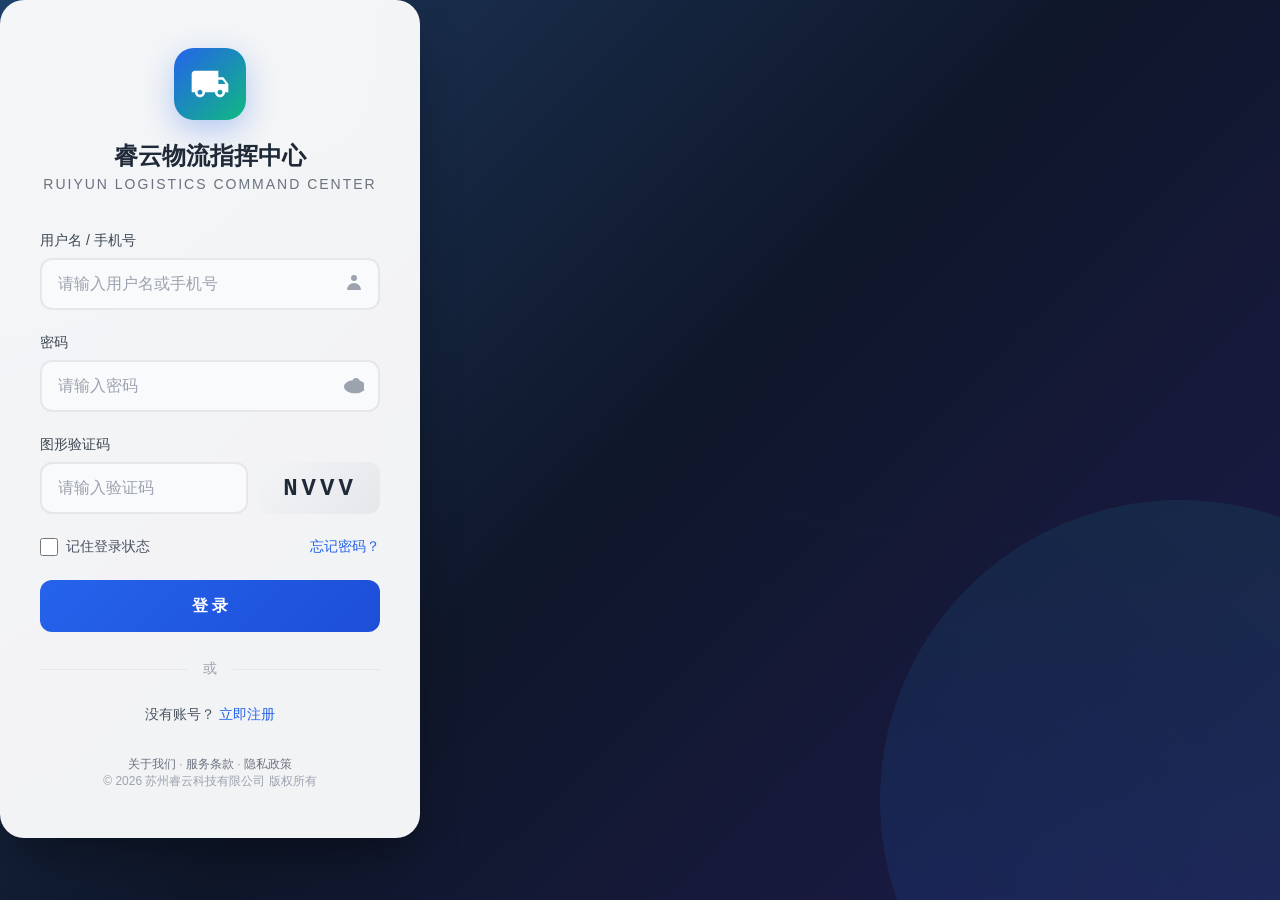
<file: logistics-login/index.html>
<!DOCTYPE html>
<html lang="zh-CN">
<head>
    <meta charset="UTF-8">
    <meta name="viewport" content="width=device-width, initial-scale=1.0, maximum-scale=1.0, user-scalable=no">
    <title>睿云物流指挥中心 - 控制台</title>
    <style>
        :root {
            --primary: #2563eb;
            --primary-dark: #1d4ed8;
            --success: #10b981;
            --warning: #f59e0b;
            --danger: #ef4444;
            --info: #06b6d4;
            --gray-50: #f9fafb;
            --gray-100: #f3f4f6;
            --gray-200: #e5e7eb;
            --gray-300: #d1d5db;
            --gray-400: #9ca3af;
            --gray-500: #6b7280;
            --gray-600: #4b5563;
            --gray-700: #3d4852;
            --gray-800: #1f2937;
            --gray-900: #111827;
        }

        * {
            margin: 0;
            padding: 0;
            box-sizing: border-box;
        }

        /* 隐藏滚动条 */
        ::-webkit-scrollbar { width: 0; height: 0; }
        html { scroll-behavior: smooth; }

        body {
            font-family: -apple-system, BlinkMacSystemFont, 'Segoe UI', Roboto, 'Helvetica Neue', Arial, sans-serif;
            background: var(--gray-100);
            min-height: 100vh;
            color: var(--gray-800);
        }

        /* ===== 顶部导航 ===== */
        .navbar {
            background: linear-gradient(135deg, #1e3a5f 0%, #0f172a 100%);
            color: white;
            padding: 0 24px;
            height: 64px;
            display: flex;
            align-items: center;
            justify-content: space-between;
            position: fixed;
            top: 0;
            left: 0;
            right: 0;
            z-index: 100;
            box-shadow: 0 2px 10px rgba(0,0,0,0.3);
        }

        .navbar-brand {
            display: flex;
            align-items: center;
            gap: 12px;
        }

        .navbar-logo {
            width: 40px;
            height: 40px;
            background: linear-gradient(135deg, var(--primary), var(--success));
            border-radius: 10px;
            display: flex;
            align-items: center;
            justify-content: center;
        }

        .navbar-logo svg { width: 24px; height: 24px; fill: white; }

        .navbar-title {
            font-size: 18px;
            font-weight: 600;
        }

        .navbar-subtitle {
            font-size: 11px;
            color: var(--gray-400);
            letter-spacing: 1px;
        }

        .navbar-right {
            display: flex;
            align-items: center;
            gap: 20px;
        }

        .nav-icon-btn {
            width: 40px;
            height: 40px;
            border-radius: 10px;
            background: rgba(255,255,255,0.1);
            border: none;
            color: white;
            display: flex;
            align-items: center;
            justify-content: center;
            cursor: pointer;
            position: relative;
            transition: all 0.2s;
        }

        .nav-icon-btn:hover {
            background: rgba(255,255,255,0.2);
        }

        .nav-icon-btn svg { width: 20px; height: 20px; }

        .notification-badge {
            position: absolute;
            top: -4px;
            right: -4px;
            width: 18px;
            height: 18px;
            background: var(--danger);
            border-radius: 50%;
            font-size: 10px;
            font-weight: 600;
            display: flex;
            align-items: center;
            justify-content: center;
        }

        .user-avatar {
            width: 40px;
            height: 40px;
            border-radius: 10px;
            background: linear-gradient(135deg, var(--primary), var(--info));
            display: flex;
            align-items: center;
            justify-content: center;
            font-size: 16px;
            font-weight: 600;
            cursor: pointer;
            transition: transform 0.2s;
        }

        .user-avatar:hover { transform: scale(1.05); }

        .user-dropdown {
            position: absolute;
            top: 50px;
            right: 0;
            background: white;
            border-radius: 12px;
            box-shadow: 0 10px 40px rgba(0,0,0,0.15);
            width: 240px;
            padding: 8px;
            display: none;
            z-index: 200;
        }

        .user-dropdown.show { display: block; }

        .dropdown-item {
            display: flex;
            align-items: center;
            gap: 12px;
            padding: 12px;
            border-radius: 8px;
            color: var(--gray-700);
            cursor: pointer;
            transition: background 0.2s;
        }

        .dropdown-item:hover { background: var(--gray-100); }
        .dropdown-item svg { width: 18px; height: 18px; fill: var(--gray-500); }
        .dropdown-divider { height: 1px; background: var(--gray-200); margin: 8px 0; }
        .dropdown-item.danger { color: var(--danger); }
        .dropdown-item.danger svg { fill: var(--danger); }

        /* ===== 主内容区 ===== */
        .main-content {
            padding: 88px 24px 24px;
            max-width: 1400px;
            margin: 0 auto;
        }

        /* ===== 欢迎栏 ===== */
        .welcome-bar {
            background: linear-gradient(135deg, var(--primary) 0%, #7c3aed 100%);
            border-radius: 16px;
            padding: 24px 32px;
            color: white;
            margin-bottom: 24px;
            display: flex;
            justify-content: space-between;
            align-items: center;
        }

        .welcome-text h2 {
            font-size: 24px;
            font-weight: 600;
            margin-bottom: 4px;
        }

        .welcome-text p {
            opacity: 0.9;
            font-size: 14px;
        }

        .welcome-time {
            text-align: right;
            font-size: 14px;
            opacity: 0.9;
        }

        .welcome-time .date { font-size: 20px; font-weight: 600; margin-bottom: 4px; }

        /* ===== 统计卡片 ===== */
        .stats-grid {
            display: grid;
            grid-template-columns: repeat(4, 1fr);
            gap: 20px;
            margin-bottom: 24px;
        }

        .stat-card {
            background: white;
            border-radius: 16px;
            padding: 24px;
            position: relative;
            overflow: hidden;
            transition: transform 0.2s, box-shadow 0.2s;
        }

        .stat-card:hover {
            transform: translateY(-4px);
            box-shadow: 0 12px 30px rgba(0,0,0,0.08);
        }

        .stat-icon {
            width: 48px;
            height: 48px;
            border-radius: 12px;
            display: flex;
            align-items: center;
            justify-content: center;
            margin-bottom: 16px;
        }

        .stat-icon svg { width: 24px; height: 24px; fill: white; }

        .stat-icon.blue { background: linear-gradient(135deg, var(--primary), #60a5fa); }
        .stat-icon.green { background: linear-gradient(135deg, var(--success), #34d399); }
        .stat-icon.orange { background: linear-gradient(135deg, var(--warning), #fbbf24); }
        .stat-icon.red { background: linear-gradient(135deg, var(--danger), #f87171); }

        .stat-value {
            font-size: 32px;
            font-weight: 700;
            color: var(--gray-800);
            margin-bottom: 4px;
        }

        .stat-label {
            font-size: 14px;
            color: var(--gray-500);
        }

        .stat-trend {
            position: absolute;
            top: 24px;
            right: 24px;
            font-size: 12px;
            font-weight: 500;
            padding: 4px 8px;
            border-radius: 20px;
        }

        .stat-trend.up { background: rgba(16, 185, 129, 0.1); color: var(--success); }
        .stat-trend.down { background: rgba(239, 68, 68, 0.1); color: var(--danger); }

        /* ===== 两列布局 ===== */
        .dashboard-grid {
            display: grid;
            grid-template-columns: 2fr 1fr;
            gap: 24px;
        }

        /* ===== 卡片通用 ===== */
        .card {
            background: white;
            border-radius: 16px;
            padding: 24px;
        }

        .card-header {
            display: flex;
            justify-content: space-between;
            align-items: center;
            margin-bottom: 20px;
        }

        .card-title {
            font-size: 16px;
            font-weight: 600;
            color: var(--gray-800);
        }

        .card-action {
            font-size: 13px;
            color: var(--primary);
            text-decoration: none;
            cursor: pointer;
        }

        .card-action:hover { text-decoration: underline; }

        /* ===== 运单表格 ===== */
        .shipment-table {
            width: 100%;
            border-collapse: collapse;
        }

        .shipment-table th {
            text-align: left;
            padding: 12px 16px;
            font-size: 12px;
            font-weight: 600;
            color: var(--gray-500);
            text-transform: uppercase;
            letter-spacing: 0.5px;
            border-bottom: 1px solid var(--gray-200);
        }

        .shipment-table td {
            padding: 16px;
            font-size: 14px;
            border-bottom: 1px solid var(--gray-100);
            vertical-align: middle;
        }

        .shipment-table tr:hover td { background: var(--gray-50); }
        .shipment-table tr:last-child td { border-bottom: none; }

        .waybill-no {
            font-family: 'Courier New', monospace;
            font-weight: 600;
            color: var(--primary);
        }

        .status-badge {
            display: inline-flex;
            align-items: center;
            gap: 6px;
            padding: 4px 10px;
            border-radius: 20px;
            font-size: 12px;
            font-weight: 500;
        }

        .status-badge.delivered { background: rgba(16, 185, 129, 0.1); color: var(--success); }
        .status-badge.transit { background: rgba(37, 99, 235, 0.1); color: var(--primary); }
        .status-badge.pending { background: rgba(245, 158, 11, 0.1); color: var(--warning); }
        .status-badge.exception { background: rgba(239, 68, 68, 0.1); color: var(--danger); }

        .status-dot {
            width: 6px;
            height: 6px;
            border-radius: 50%;
            background: currentColor;
        }

        /* ===== 快捷操作 ===== */
        .quick-actions {
            display: grid;
            grid-template-columns: repeat(2, 1fr);
            gap: 12px;
        }

        .quick-action {
            display: flex;
            flex-direction: column;
            align-items: center;
            gap: 8px;
            padding: 20px 12px;
            background: var(--gray-50);
            border-radius: 12px;
            cursor: pointer;
            transition: all 0.2s;
            border: none;
            width: 100%;
        }

        .quick-action:hover {
            background: var(--gray-100);
            transform: translateY(-2px);
        }

        .quick-action-icon {
            width: 40px;
            height: 40px;
            border-radius: 10px;
            display: flex;
            align-items: center;
            justify-content: center;
        }

        .quick-action-icon svg { width: 20px; height: 20px; fill: white; }
        .quick-action-icon.blue { background: var(--primary); }
        .quick-action-icon.green { background: var(--success); }
        .quick-action-icon.orange { background: var(--warning); }
        .quick-action-icon.purple { background: #8b5cf6; }

        .quick-action span {
            font-size: 13px;
            color: var(--gray-700);
            font-weight: 500;
        }

        /* ===== 通知列表 ===== */
        .notification-list {
            display: flex;
            flex-direction: column;
            gap: 16px;
        }

        .notification-item {
            display: flex;
            gap: 12px;
            padding: 12px;
            background: var(--gray-50);
            border-radius: 12px;
            transition: background 0.2s;
        }

        .notification-item:hover { background: var(--gray-100); }

        .notification-icon {
            width: 36px;
            height: 36px;
            border-radius: 8px;
            display: flex;
            align-items: center;
            justify-content: center;
            flex-shrink: 0;
        }

        .notification-icon svg { width: 18px; height: 18px; fill: white; }
        .notification-icon.info { background: var(--info); }
        .notification-icon.warning { background: var(--warning); }
        .notification-icon.success { background: var(--success); }
        .notification-icon.danger { background: var(--danger); }

        .notification-content { flex: 1; min-width: 0; }

        .notification-title {
            font-size: 13px;
            font-weight: 500;
            color: var(--gray-800);
            margin-bottom: 4px;
        }

        .notification-desc {
            font-size: 12px;
            color: var(--gray-500);
            white-space: nowrap;
            overflow: hidden;
            text-overflow: ellipsis;
        }

        .notification-time {
            font-size: 11px;
            color: var(--gray-400);
            margin-top: 4px;
        }

        /* ===== 风险预警 ===== */
        .alert-list {
            display: flex;
            flex-direction: column;
            gap: 12px;
        }

        .alert-item {
            display: flex;
            align-items: center;
            gap: 12px;
            padding: 12px;
            background: rgba(239, 68, 68, 0.05);
            border-left: 3px solid var(--danger);
            border-radius: 0 8px 8px 0;
        }

        .alert-item.warning {
            background: rgba(245, 158, 11, 0.05);
            border-left-color: var(--warning);
        }

        .alert-content { flex: 1; }

        .alert-title {
            font-size: 13px;
            font-weight: 500;
            color: var(--gray-800);
        }

        .alert-desc {
            font-size: 12px;
            color: var(--gray-500);
            margin-top: 2px;
        }

        .alert-count {
            font-size: 20px;
            font-weight: 700;
            color: var(--danger);
        }

        .alert-item.warning .alert-count { color: var(--warning); }

        /* ===== 进度条 ===== */
        .progress-item {
            margin-bottom: 16px;
        }

        .progress-item:last-child { margin-bottom: 0; }

        .progress-header {
            display: flex;
            justify-content: space-between;
            margin-bottom: 8px;
        }

        .progress-label {
            font-size: 13px;
            color: var(--gray-700);
        }

        .progress-value {
            font-size: 13px;
            font-weight: 600;
            color: var(--gray-800);
        }

        .progress-bar {
            height: 8px;
            background: var(--gray-100);
            border-radius: 4px;
            overflow: hidden;
        }

        .progress-fill {
            height: 100%;
            border-radius: 4px;
            transition: width 0.5s ease;
        }

        .progress-fill.blue { background: linear-gradient(90deg, var(--primary), #60a5fa); }
        .progress-fill.green { background: linear-gradient(90deg, var(--success), #34d399); }
        .progress-fill.orange { background: linear-gradient(90deg, var(--warning), #fbbf24); }

        /* ===== 移动端适配 ===== */
        @media (max-width: 1024px) {
            .stats-grid { grid-template-columns: repeat(2, 1fr); }
            .dashboard-grid { grid-template-columns: 1fr; }
        }

        @media (max-width: 640px) {
            .navbar { padding: 0 16px; }
            .navbar-subtitle { display: none; }
            .main-content { padding: 80px 16px 16px; }
            .stats-grid { grid-template-columns: 1fr; gap: 12px; }
            .welcome-bar { flex-direction: column; text-align: center; gap: 16px; }
            .welcome-time { text-align: center; }
            .quick-actions { grid-template-columns: repeat(4, 1fr); }
            .quick-action { padding: 12px 8px; }
            .quick-action span { font-size: 11px; }
        }

        /* ===== 登录页样式（保留） ===== */
        .login-container {
            position: relative;
            z-index: 10;
            width: 100%;
            max-width: 420px;
            background: rgba(255, 255, 255, 0.95);
            backdrop-filter: blur(20px);
            border-radius: 24px;
            box-shadow: 0 25px 50px -12px rgba(0, 0, 0, 0.4);
            padding: 48px 40px;
            animation: slideUp 0.6s ease-out;
        }

        @keyframes slideUp {
            from { opacity: 0; transform: translateY(30px); }
            to { opacity: 1; transform: translateY(0); }
        }

        .bg-animation {
            position: fixed;
            top: 0;
            left: 0;
            width: 100%;
            height: 100%;
            pointer-events: none;
            overflow: hidden;
            z-index: 0;
        }

        .bg-animation::before, .bg-animation::after {
            content: '';
            position: absolute;
            width: 600px;
            height: 600px;
            border-radius: 50%;
            background: linear-gradient(45deg, rgba(37, 99, 235, 0.15), rgba(16, 185, 129, 0.1));
            animation: float 15s ease-in-out infinite;
        }

        .bg-animation::before { top: -200px; left: -200px; }
        .bg-animation::after { bottom: -200px; right: -200px; animation-delay: -7s; }

        @keyframes float {
            0%, 100% { transform: translate(0, 0) rotate(0deg); }
            33% { transform: translate(30px, -30px) rotate(120deg); }
            66% { transform: translate(-20px, 20px) rotate(240deg); }
        }

        .logistics-lines {
            position: fixed;
            top: 0; left: 0;
            width: 100%; height: 100%;
            pointer-events: none;
            z-index: 0;
            opacity: 0.1;
        }

        .logistics-lines svg { width: 100%; height: 100%; }

        body.login-page {
            background: linear-gradient(135deg, #1e3a5f 0%, #0f172a 50%, #1e1b4b 100%);
        }

        body.login-page .main-content,
        body.login-page .navbar { display: none; }

        .login-container { display: block; }
        .dashboard-container { display: none; }

        body.dashboard-page { background: var(--gray-100); }
        body.dashboard-page .login-container { display: none; }
        body.dashboard-page .dashboard-container { display: block; }
        body.dashboard-page .bg-animation { display: none; }
        body.dashboard-page .logistics-lines { display: none; }

        /* 登录表单样式 */
        .logo-section { text-align: center; margin-bottom: 40px; }
        .logo-icon {
            width: 72px; height: 72px;
            background: linear-gradient(135deg, var(--primary), var(--success));
            border-radius: 20px;
            display: flex; align-items: center; justify-content: center;
            margin: 0 auto 20px;
            box-shadow: 0 10px 30px rgba(37, 99, 235, 0.3);
        }
        .logo-icon svg { width: 40px; height: 40px; fill: white; }
        .logo-title { font-size: 24px; font-weight: 700; color: var(--gray-800); margin-bottom: 4px; }
        .logo-subtitle { font-size: 14px; color: var(--gray-500); letter-spacing: 2px; }

        .form-group { margin-bottom: 24px; position: relative; }
        .form-label { display: block; font-size: 14px; font-weight: 500; color: var(--gray-700); margin-bottom: 8px; }
        .input-wrapper { position: relative; }
        .form-input {
            width: 100%; height: 52px;
            padding: 0 16px; padding-right: 48px;
            font-size: 16px;
            border: 2px solid var(--gray-200);
            border-radius: 12px;
            background: var(--gray-50);
            color: var(--gray-800);
            transition: all 0.3s ease;
        }
        .form-input:focus {
            outline: none;
            border-color: var(--primary);
            background: white;
            box-shadow: 0 0 0 4px rgba(37, 99, 235, 0.1);
        }
        .form-input::placeholder { color: var(--gray-400); }
        .form-input.error { border-color: var(--danger); }
        .input-icon {
            position: absolute; right: 16px; top: 50%;
            transform: translateY(-50%);
            color: var(--gray-400); cursor: pointer;
        }

        .captcha-container { display: flex; gap: 12px; align-items: center; }
        .captcha-input { flex: 1; }
        .captcha-code {
            height: 52px; min-width: 120px;
            background: linear-gradient(135deg, var(--gray-100), var(--gray-200));
            border-radius: 12px;
            display: flex; align-items: center; justify-content: center;
            font-family: 'Courier New', monospace;
            font-size: 24px; font-weight: 700; letter-spacing: 4px;
            color: var(--gray-800);
            cursor: pointer; user-select: none;
        }

        .options-row {
            display: flex; justify-content: space-between; align-items: center;
            margin-bottom: 24px;
        }
        .remember-me { display: flex; align-items: center; gap: 8px; cursor: pointer; font-size: 14px; color: var(--gray-600); }
        .remember-me input { width: 18px; height: 18px; accent-color: var(--primary); }
        .forgot-password { font-size: 14px; color: var(--primary); text-decoration: none; }
        .forgot-password:hover { text-decoration: underline; }

        .login-btn {
            width: 100%; height: 52px;
            background: linear-gradient(135deg, var(--primary), var(--primary-dark));
            color: white; font-size: 16px; font-weight: 600;
            border: none; border-radius: 12px;
            cursor: pointer; transition: all 0.3s ease;
        }
        .login-btn:hover:not(:disabled) {
            transform: translateY(-2px);
            box-shadow: 0 10px 30px rgba(37, 99, 235, 0.4);
        }
        .login-btn:disabled { opacity: 0.7; cursor: not-allowed; }

        .error-message {
            display: none;
            background: rgba(239, 68, 68, 0.1);
            border: 1px solid rgba(239, 68, 68, 0.3);
            border-radius: 8px;
            padding: 12px 16px; margin-bottom: 20px;
            font-size: 14px; color: var(--danger);
            animation: shake 0.5s ease;
        }
        .error-message.show { display: flex; align-items: center; gap: 8px; }
        @keyframes shake {
            0%, 100% { transform: translateX(0); }
            20%, 60% { transform: translateX(-5px); }
            40%, 80% { transform: translateX(5px); }
        }

        .divider { display: flex; align-items: center; margin: 28px 0; color: var(--gray-400); font-size: 14px; }
        .divider::before, .divider::after { content: ''; flex: 1; height: 1px; background: var(--gray-200); }
        .divider span { padding: 0 16px; }

        .register-section { text-align: center; font-size: 14px; color: var(--gray-600); }
        .register-link { color: var(--primary); text-decoration: none; font-weight: 500; margin-left: 4px; }

        .footer { margin-top: 32px; text-align: center; font-size: 12px; color: var(--gray-400); }
        .footer a { color: var(--gray-500); text-decoration: none; }

        .password-strength { display: flex; gap: 4px; margin-top: 8px; }
        .strength-bar { flex: 1; height: 4px; background: var(--gray-200); border-radius: 2px; }
        .strength-bar.active.weak { background: var(--danger); }
        .strength-bar.active.medium { background: var(--warning); }
        .strength-bar.active.strong { background: var(--success); }

        @media (max-width: 480px) {
            .login-container { padding: 32px 24px; border-radius: 20px; }
            .logo-icon { width: 60px; height: 60px; }
            .logo-title { font-size: 20px; }
            .form-input { height: 48px; }
            .captcha-code { height: 48px; font-size: 20px; min-width: 100px; }
            .login-btn { height: 48px; }
        }
    </style>
</head>
<body class="login-page">

    <!-- 背景（登录页用） -->
    <div class="bg-animation"></div>
    <div class="logistics-lines">
        <svg viewBox="0 0 1000 1000" preserveAspectRatio="none">
            <path d="M0 500 Q 250 300, 500 500 T 1000 500" stroke="rgba(255,255,255,0.1)" fill="none" stroke-width="2"/>
            <path d="M0 600 Q 250 400, 500 600 T 1000 600" stroke="rgba(255,255,255,0.08)" fill="none" stroke-width="1"/>
        </svg>
    </div>

    <!-- ====== 登录表单 ====== -->
    <div class="login-container" id="loginContainer">
        <div class="logo-section">
            <div class="logo-icon">
                <svg viewBox="0 0 24 24">
                    <path d="M20 8h-3V4H3c-1.1 0-2 .9-2 2v11h2c0 1.66 1.34 3 3 3s3-1.34 3-3h6c0 1.66 1.34 3 3 3s3-1.34 3-3h2v-5l-3-4zM6 18.5c-.83 0-1.5-.67-1.5-1.5s.67-1.5 1.5-1.5 1.5.67 1.5 1.5-.67 1.5-1.5 1.5zm13.5-9l1.96 2.5H17V9.5h2.5zm-1.5 9c-.83 0-1.5-.67-1.5-1.5s.67-1.5 1.5-1.5 1.5.67 1.5 1.5-.67 1.5-1.5 1.5z"/>
                </svg>
            </div>
            <h1 class="logo-title">睿云物流指挥中心</h1>
            <p class="logo-subtitle">RUIYUN LOGISTICS COMMAND CENTER</p>
        </div>

        <div class="error-message" id="errorMessage">
            <svg width="16" height="16" viewBox="0 0 20 20" fill="currentColor">
                <path fill-rule="evenodd" d="M10 18a8 8 0 100-16 8 8 0 000 16zM8.707 7.293a1 1 0 00-1.414 1.414L8.586 10l-1.293 1.293a1 1 0 101.414 1.414L10 11.414l1.293 1.293a1 1 0 001.414-1.414L11.414 10l1.293-1.293a1 1 0 00-1.414-1.414L10 8.586 8.707 7.293z" clip-rule="evenodd"/>
            </svg>
            <span id="errorText">登录失败，请重试</span>
        </div>

        <form id="loginForm">
            <div class="form-group">
                <label class="form-label">用户名 / 手机号</label>
                <div class="input-wrapper">
                    <input type="text" class="form-input" id="username" placeholder="请输入用户名或手机号" autocomplete="username">
                    <span class="input-icon">
                        <svg width="20" height="20" viewBox="0 0 20 20" fill="currentColor">
                            <path fill-rule="evenodd" d="M10 9a3 3 0 100-6 3 3 0 000 6zm-7 9a7 7 0 1114 0H3z" clip-rule="evenodd"/>
                        </svg>
                    </span>
                </div>
            </div>

            <div class="form-group">
                <label class="form-label">密码</label>
                <div class="input-wrapper">
                    <input type="password" class="form-input" id="password" placeholder="请输入密码" autocomplete="current-password">
                    <span class="input-icon" id="togglePassword">
                        <svg width="20" height="20" viewBox="0 0 20 20" fill="currentColor" id="eyeIcon">
                            <path d="M12 12c2.21 0 4-1.79 4-4s-1.79-4-4-4-4 1.79-4 4 1.79 4 4 4zm0-6c1.1 0 2 .9 2 2s-.9 2-2 2-2-.9-2-2 .9-2 2-2zm9 7V9.86l-1.46-1.17c-2.08-1.67-4.91-2.58-7.77-2.58C5.22 6 .02 8.96.02 12.67c0 3.71 5.2 6.67 11.77 6.67 2.86 0 5.69-.91 7.77-2.58l1.46-1.17V19h2v-1.86z"/>
                        </svg>
                    </span>
                </div>
                <div class="password-strength" id="passwordStrength" style="display: none;">
                    <div class="strength-bar" id="strength1"></div>
                    <div class="strength-bar" id="strength2"></div>
                    <div class="strength-bar" id="strength3"></div>
                    <div class="strength-bar" id="strength4"></div>
                </div>
            </div>

            <div class="form-group">
                <label class="form-label">图形验证码</label>
                <div class="captcha-container">
                    <div class="captcha-input">
                        <input type="text" class="form-input" id="captcha" placeholder="请输入验证码" maxlength="4" autocomplete="off">
                    </div>
                    <div class="captcha-code" id="captchaCode" title="点击刷新"></div>
                </div>
            </div>

            <div class="options-row">
                <label class="remember-me">
                    <input type="checkbox" id="rememberMe">
                    <span>记住登录状态</span>
                </label>
                <a href="#" class="forgot-password">忘记密码？</a>
            </div>

            <button type="submit" class="login-btn" id="loginBtn">登 录</button>

            <div class="divider"><span>或</span></div>

            <div class="register-section">
                没有账号？<a href="#" class="register-link">立即注册</a>
            </div>
        </form>

        <div class="footer">
            <a href="#">关于我们</a> · <a href="#">服务条款</a> · <a href="#">隐私政策</a>
            <br>
            © 2026 苏州睿云科技有限公司 版权所有
        </div>
    </div>

    <!-- ====== 仪表板（登录后显示） ====== -->
    <div class="dashboard-container" id="dashboardContainer">

        <!-- 顶部导航 -->
        <nav class="navbar">
            <div class="navbar-brand">
                <div class="navbar-logo">
                    <svg viewBox="0 0 24 24">
                        <path d="M20 8h-3V4H3c-1.1 0-2 .9-2 2v11h2c0 1.66 1.34 3 3 3s3-1.34 3-3h6c0 1.66 1.34 3 3 3s3-1.34 3-3h2v-5l-3-4zM6 18.5c-.83 0-1.5-.67-1.5-1.5s.67-1.5 1.5-1.5 1.5.67 1.5 1.5-.67 1.5-1.5 1.5zm13.5-9l1.96 2.5H17V9.5h2.5zm-1.5 9c-.83 0-1.5-.67-1.5-1.5s.67-1.5 1.5-1.5 1.5.67 1.5 1.5-.67 1.5-1.5 1.5z"/>
                    </svg>
                </div>
                <div>
                    <div class="navbar-title">睿云物流指挥中心</div>
                    <div class="navbar-subtitle">RUIYUN LOGISTICS COMMAND CENTER</div>
                </div>
            </div>

            <div class="navbar-right">
                <button class="nav-icon-btn" title="消息">
                    <svg viewBox="0 0 20 20" fill="currentColor">
                        <path d="M10 2a6 6 0 00-6 6v3.586l-.707.707A1 1 0 004 14h12a1 1 0 00.707-1.707L16 11.586V8a6 6 0 00-6-6zM10 18a3 3 0 01-3-3h6a3 3 0 01-3 3z"/>
                    </svg>
                    <span class="notification-badge">3</span>
                </button>
                <button class="nav-icon-btn" title="帮助">
                    <svg viewBox="0 0 20 20" fill="currentColor">
                        <path fill-rule="evenodd" d="M18 10a8 8 0 11-16 0 8 8 0 0116 0zm-8-3a1 1 0 00-.867.5 1 1 0 11-1.731-1A3 3 0 0113 8a3.001 3.001 0 01-2 2.83V11a1 1 0 11-2 0v-1a1 1 0 011-1 1 1 0 100-2zm0 8a1 1 0 100-2 1 1 0 000 2z" clip-rule="evenodd"/>
                    </svg>
                </button>
                <div class="user-avatar" id="userAvatar" onclick="toggleDropdown()">张</div>
                <div class="user-dropdown" id="userDropdown">
                    <div class="dropdown-item">
                        <svg viewBox="0 0 20 20" fill="currentColor"><path fill-rule="evenodd" d="M10 9a3 3 0 100-6 3 3 0 000 6zm-7 9a7 7 0 1114 0H3z" clip-rule="evenodd"/></svg>
                        <span id="dropdownUserName">张明</span>
                    </div>
                    <div class="dropdown-divider"></div>
                    <div class="dropdown-item">
                        <svg viewBox="0 0 20 20" fill="currentColor"><path d="M10.394 2.08a1 1 0 00-.788 0l-7 3a1 1 0 000 1.84L5.25 8.05a1 1 0 01.788-.49l7-3a1 1 0 000-1.88l-7-3z"/></svg>
                        个人中心
                    </div>
                    <div class="dropdown-item">
                        <svg viewBox="0 0 20 20" fill="currentColor"><path fill-rule="evenodd" d="M11.49 3.17c-.38-1.56-2.6-1.56-2.98 0a1.532 1.532 0 01-2.286.948c-1.372-.836-2.942.734-2.106 2.106.54.886.061 2.042-.947 2.287-1.561.38-1.561 2.6 0 2.978a1.532 1.532 0 01.947 2.287c-.836 1.372.734 2.942 2.106 2.106a1.532 1.532 0 012.287.947c.38 1.561.38 2.561 0 3.561a1.532 1.532 0 01-2.287.947 1.532 1.532 0 00-.947-2.287c1.372-.836-.734-2.942-2.106-2.106a1.532 1.532 0 01-2.287-.947 1.532 1.532 0 00.947-2.287c-.836-1.372.734-2.942 2.106-2.106a1.532 1.532 0 01.947-2.287c1.561-.38 1.561-2.561 0-3.561z" clip-rule="evenodd"/></svg>
                        账号设置
                    </div>
                    <div class="dropdown-divider"></div>
                    <div class="dropdown-item danger" id="logoutBtn">
                        <svg viewBox="0 0 20 20" fill="currentColor"><path fill-rule="evenodd" d="M3 3a1 1 0 00-1 1v12a1 1 0 102 0V4a1 1 0 00-1-1zm10.293 9.293a1 1 0 001.414 1.414l3-3a1 1 0 000-1.414l-3-3a1 1 0 10-1.414 1.414L14.586 9H7a1 1 0 100 2h7.586l-1.293 1.293z" clip-rule="evenodd"/></svg>
                        退出登录
                    </div>
                </div>
            </div>
        </nav>

        <!-- 主内容 -->
        <div class="main-content">
            <!-- 欢迎栏 -->
            <div class="welcome-bar">
                <div class="welcome-text">
                    <h2 id="welcomeName">早上好，张明</h2>
                    <p id="welcomeCompany">上海示例贸易有限公司 · VIP钻石会员</p>
                </div>
                <div class="welcome-time">
                    <div class="date" id="currentDate">2026年3月28日</div>
                    <div id="currentTime">周六 10:30</div>
                </div>
            </div>

            <!-- 统计卡片 -->
            <div class="stats-grid">
                <div class="stat-card">
                    <span class="stat-trend up">↑ 12.5%</span>
                    <div class="stat-icon blue">
                        <svg viewBox="0 0 24 24"><path d="M20 8h-3V4H3c-1.1 0-2 .9-2 2v11h2c0 1.66 1.34 3 3 3s3-1.34 3-3h6c0 1.66 1.34 3 3 3s3-1.34 3-3h2v-5l-3-4z"/></svg>
                    </div>
                    <div class="stat-value">1,284</div>
                    <div class="stat-label">今日发货量</div>
                </div>
                <div class="stat-card">
                    <span class="stat-trend up">↑ 8.3%</span>
                    <div class="stat-icon green">
                        <svg viewBox="0 0 24 24"><path d="M12 2C6.48 2 2 6.48 2 12s4.48 10 10 10 10-4.48 10-10S17.52 2 12 2zm-2 15l-5-5 1.41-1.41L10 14.17l7.59-7.59L19 8l-9 9z"/></svg>
                    </div>
                    <div class="stat-value">986</div>
                    <div class="stat-label">已完成运单</div>
                </div>
                <div class="stat-card">
                    <span class="stat-trend down">↓ 3.2%</span>
                    <div class="stat-icon orange">
                        <svg viewBox="0 0 24 24"><path d="M11.99 2C6.47 2 2 6.48 2 12s4.47 10 9.99 10C17.52 22 22 17.52 22 12S17.52 2 11.99 2zM12 20c-4.42 0-8-3.58-8-8s3.58-8 8-8 8 3.58 8 8-3.58 8-8 8zm.5-13H11v6l5.25 3.15.75-1.23-4.5-2.67z"/></svg>
                    </div>
                    <div class="stat-value">256</div>
                    <div class="stat-label">运输中</div>
                </div>
                <div class="stat-card">
                    <span class="stat-trend up">↑ 15.8%</span>
                    <div class="stat-icon red">
                        <svg viewBox="0 0 24 24"><path d="M12 2C6.48 2 2 6.48 2 12s4.48 10 10 10 10-4.48 10-10S17.52 2 12 2zm1 15h-2v-2h2v2zm0-4h-2V7h2v6z"/></svg>
                    </div>
                    <div class="stat-value">42</div>
                    <div class="stat-label">异常运单</div>
                </div>
            </div>

            <!-- 两列布局 -->
            <div class="dashboard-grid">
                <!-- 左列 -->
                <div>
                    <!-- 最新运单 -->
                    <div class="card" style="margin-bottom: 24px;">
                        <div class="card-header">
                            <h3 class="card-title">最新运单动态</h3>
                            <a class="card-action">查看全部</a>
                        </div>
                        <table class="shipment-table">
                            <thead>
                                <tr>
                                    <th>运单号</th>
                                    <th>目的地</th>
                                    <th>状态</th>
                                    <th>更新时间</th>
                                </tr>
                            </thead>
                            <tbody>
                                <tr>
                                    <td><span class="waybill-no">WB20260328001</span></td>
                                    <td>美国 · 洛杉矶</td>
                                    <td><span class="status-badge transit"><span class="status-dot"></span>运输中</span></td>
                                    <td>10:32</td>
                                </tr>
                                <tr>
                                    <td><span class="waybill-no">WB20260328002</span></td>
                                    <td>德国 · 法兰克福</td>
                                    <td><span class="status-badge delivered"><span class="status-dot"></span>已签收</span></td>
                                    <td>09:45</td>
                                </tr>
                                <tr>
                                    <td><span class="waybill-no">WB20260328003</span></td>
                                    <td>日本 · 东京</td>
                                    <td><span class="status-badge pending"><span class="status-dot"></span>待取件</span></td>
                                    <td>08:20</td>
                                </tr>
                                <tr>
                                    <td><span class="waybill-no">WB20260328004</span></td>
                                    <td>英国 · 伦敦</td>
                                    <td><span class="status-badge exception"><span class="status-dot"></span>异常</span></td>
                                    <td>07:15</td>
                                </tr>
                                <tr>
                                    <td><span class="waybill-no">WB20260328005</span></td>
                                    <td>澳大利亚 · 悉尼</td>
                                    <td><span class="status-badge transit"><span class="status-dot"></span>运输中</span></td>
                                    <td>06:30</td>
                                </tr>
                            </tbody>
                        </table>
                    </div>

                    <!-- 渠道分布 -->
                    <div class="card">
                        <div class="card-header">
                            <h3 class="card-title">渠道使用分布</h3>
                            <a class="card-action">详情</a>
                        </div>
                        <div class="progress-item">
                            <div class="progress-header">
                                <span class="progress-label">FedEx 国际优先</span>
                                <span class="progress-value">35%</span>
                            </div>
                            <div class="progress-bar">
                                <div class="progress-fill blue" style="width: 35%"></div>
                            </div>
                        </div>
                        <div class="progress-item">
                            <div class="progress-header">
                                <span class="progress-label">DHL 国际快递</span>
                                <span class="progress-value">28%</span>
                            </div>
                            <div class="progress-bar">
                                <div class="progress-fill green" style="width: 28%"></div>
                            </div>
                        </div>
                        <div class="progress-item">
                            <div class="progress-header">
                                <span class="progress-label">UPS 全球快递</span>
                                <span class="progress-value">22%</span>
                            </div>
                            <div class="progress-bar">
                                <div class="progress-fill orange" style="width: 22%"></div>
                            </div>
                        </div>
                        <div class="progress-item">
                            <div class="progress-header">
                                <span class="progress-label">其他渠道</span>
                                <span class="progress-value">15%</span>
                            </div>
                            <div class="progress-bar">
                                <div class="progress-fill blue" style="width: 15%"></div>
                            </div>
                        </div>
                    </div>
                </div>

                <!-- 右列 -->
                <div>
                    <!-- 快捷操作 -->
                    <div class="card" style="margin-bottom: 24px;">
                        <div class="card-header">
                            <h3 class="card-title">快捷操作</h3>
                        </div>
                        <div class="quick-actions">
                            <button class="quick-action">
                                <div class="quick-action-icon blue">
                                    <svg viewBox="0 0 24 24"><path d="M19 13h-6v6h-2v-6H5v-2h6V5h2v6h6v2z"/></svg>
                                </div>
                                <span>新建运单</span>
                            </button>
                            <button class="quick-action">
                                <div class="quick-action-icon green">
                                    <svg viewBox="0 0 24 24"><path d="M15.5 14h-.79l-.28-.27C15.41 12.59 16 11.11 16 9.5 16 5.91 13.09 3 9.5 3S3 5.91 3 9.5 5.91 16 9.5 16c1.61 0 3.09-.59 4.23-1.57l.27.28v.79l5 4.99L20.49 19l-4.99-5zm-6 0C7.01 14 5 11.99 5 9.5S7.01 5 9.5 5 14 7.01 14 9.5 11.99 14 9.5 14z"/></svg>
                                </div>
                                <span>运单追踪</span>
                            </button>
                            <button class="quick-action">
                                <div class="quick-action-icon orange">
                                    <svg viewBox="0 0 24 24"><path d="M19 3H5c-1.1 0-2 .9-2 2v14c0 1.1.9 2 2 2h14c1.1 0 2-.9 2-2V5c0-1.1-.9-2-2-2zm-5 14H7v-2h7v2zm3-4H7v-2h10v2zm0-4H7V7h10v2z"/></svg>
                                </div>
                                <span>报价计算</span>
                            </button>
                            <button class="quick-action">
                                <div class="quick-action-icon purple">
                                    <svg viewBox="0 0 24 24"><path d="M19 3H5c-1.1 0-2 .9-2 2v14c0 1.1.9 2 2 2h14c1.1 0 2-.9 2-2V5c0-1.1-.9-2-2-2zm-7 3c1.93 0 3.5 1.57 3.5 3.5S13.93 13 12 13s-3.5-1.57-3.5-3.5S10.07 6 12 6zm7 13H5v-.23c0-.62.28-1.2.76-1.58C7.47 15.82 9.64 15 12 15s4.53.82 6.24 2.19c.48.38.76.97.76 1.58V19z"/></svg>
                                </div>
                                <span>客户管理</span>
                            </button>
                        </div>
                    </div>

                    <!-- 通知 -->
                    <div class="card" style="margin-bottom: 24px;">
                        <div class="card-header">
                            <h3 class="card-title">最新通知</h3>
                            <a class="card-action">更多</a>
                        </div>
                        <div class="notification-list">
                            <div class="notification-item">
                                <div class="notification-icon info">
                                    <svg viewBox="0 0 24 24"><path d="M12 2C6.48 2 2 6.48 2 12s4.48 10 10 10 10-4.48 10-10S17.52 2 12 2zm1 15h-2v-6h2v6zm0-8h-2V7h2v2z"/></svg>
                                </div>
                                <div class="notification-content">
                                    <div class="notification-title">系统维护通知</div>
                                    <div class="notification-desc">今晚22:00-24:00进行系统维护</div>
                                    <div class="notification-time">30分钟前</div>
                                </div>
                            </div>
                            <div class="notification-item">
                                <div class="notification-icon success">
                                    <svg viewBox="0 0 24 24"><path d="M12 2C6.48 2 2 6.48 2 12s4.48 10 10 10 10-4.48 10-10S17.52 2 12 2zm-2 15l-5-5 1.41-1.41L10 14.17l7.59-7.59L19 8l-9 9z"/></svg>
                                </div>
                                <div class="notification-content">
                                    <div class="notification-title">运单已签收</div>
                                    <div class="notification-desc">WB20260327008已成功签收</div>
                                    <div class="notification-time">2小时前</div>
                                </div>
                            </div>
                            <div class="notification-item">
                                <div class="notification-icon warning">
                                    <svg viewBox="0 0 24 24"><path d="M1 21h22L12 2 1 21zm12-3h-2v-2h2v2zm0-4h-2v-4h2v4z"/></svg>
                                </div>
                                <div class="notification-content">
                                    <div class="notification-title">航班延误提醒</div>
                                    <div class="notification-desc">部分欧洲线路航班延误2-3小时</div>
                                    <div class="notification-time">4小时前</div>
                                </div>
                            </div>
                        </div>
                    </div>

                    <!-- 风险预警 -->
                    <div class="card">
                        <div class="card-header">
                            <h3 class="card-title">风险预警</h3>
                            <a class="card-action">处理</a>
                        </div>
                        <div class="alert-list">
                            <div class="alert-item">
                                <div class="alert-content">
                                    <div class="alert-title">英国海关严查</div>
                                    <div class="alert-desc">出口英国的货物需加强申报</div>
                                </div>
                                <div class="alert-count">5</div>
                            </div>
                            <div class="alert-item warning">
                                <div class="alert-content">
                                    <div class="alert-title">燃油附加费上调</div>
                                    <div class="alert-desc">预计下周燃油附加费上涨3%</div>
                                </div>
                                <div class="alert-count">3</div>
                            </div>
                        </div>
                    </div>
                </div>
            </div>
        </div>
    </div>

    <script>
        // 虚拟客户数据
        const demoUsers = {
            'demo': {
                password: 'demo123',
                userId: 'USR20260328001',
                userName: '张明（演示账号）',
                company: '上海示例贸易有限公司',
                tier: 'VIP 钻石会员',
                role: '销售经理',
                initial: '张'
            },
            'vip': {
                password: 'vip123',
                userId: 'USR20260328002',
                userName: '李华（VIP账号）',
                company: '深圳国际物流有限公司',
                tier: 'VIP 白金会员',
                role: '客服主管',
                initial: '李'
            },
            'admin': {
                password: 'admin123',
                userId: 'USR00000001',
                userName: '系统管理员',
                company: '睿云物流科技',
                tier: '管理员',
                role: '系统管理',
                initial: '管'
            }
        };

        let failedAttempts = 0;
        const maxAttempts = 5;

        // 生成验证码
        function generateCaptcha() {
            const chars = 'ABCDEFGHJKLMNPQRSTUVWXYZ23456789';
            let captcha = '';
            for (let i = 0; i < 4; i++) {
                captcha += chars.charAt(Math.floor(Math.random() * chars.length));
            }
            document.getElementById('captchaCode').textContent = captcha;
            return captcha;
        }

        generateCaptcha();
        document.getElementById('captchaCode').addEventListener('click', generateCaptcha);

        // 密码显示/隐藏
        document.getElementById('togglePassword').addEventListener('click', function() {
            const passwordInput = document.getElementById('password');
            const eyeIcon = document.getElementById('eyeIcon');
            if (passwordInput.type === 'password') {
                passwordInput.type = 'text';
                eyeIcon.innerHTML = '<path fill-rule="evenodd" d="M12 4.5C7 4.5 2.73 7.61 1 12c1.73 4.39 6 7.5 11 7.5s9.27-3.11 11-7.5c-1.73-4.39-6-7.5-11-7.5zM12 17c-2.76 0-5-2.24-5-5s2.24-5 5-5 5 2.24 5 5-2.24 5-5 5zm0-8c-1.66 0-3 1.34-3 3s1.34 3 3 3 3-1.34 3-3-1.34-3-3-3z" clip-rule="evenodd"/>';
            } else {
                passwordInput.type = 'password';
                eyeIcon.innerHTML = '<path d="M12 12c2.21 0 4-1.79 4-4s-1.79-4-4-4-4 1.79-4 4 1.79 4 4 4zm0-6c1.1 0 2 .9 2 2s-.9 2-2 2-2-.9-2-2 .9-2 2-2zm9 7V9.86l-1.46-1.17c-2.08-1.67-4.91-2.58-7.77-2.58C5.22 6 .02 8.96.02 12.67c0 3.71 5.2 6.67 11.77 6.67 2.86 0 5.69-.91 7.77-2.58l1.46-1.17V19h2v-1.86z"/>';
            }
        });

        // 密码强度
        document.getElementById('password').addEventListener('input', function(e) {
            const password = e.target.value;
            const strengthContainer = document.getElementById('passwordStrength');
            const bars = [
                document.getElementById('strength1'),
                document.getElementById('strength2'),
                document.getElementById('strength3'),
                document.getElementById('strength4')
            ];

            if (password.length === 0) {
                strengthContainer.style.display = 'none';
                return;
            }

            strengthContainer.style.display = 'flex';
            let strength = 0;
            if (password.length >= 8) strength++;
            if (/[a-z]/.test(password) && /[A-Z]/.test(password)) strength++;
            if (/\d/.test(password)) strength++;
            if (/[!@#$%^&*(),.?":{}|<>]/.test(password)) strength++;

            bars.forEach((bar, index) => {
                bar.classList.remove('active', 'weak', 'medium', 'strong');
                if (index < strength) {
                    bar.classList.add('active');
                    if (strength <= 1) bar.classList.add('weak');
                    else if (strength <= 2) bar.classList.add('medium');
                    else bar.classList.add('strong');
                }
            });
        });

        // 显示错误
        function showError(message) {
            const errorMessage = document.getElementById('errorMessage');
            document.getElementById('errorText').textContent = message;
            errorMessage.classList.add('show');
            setTimeout(() => { errorMessage.classList.remove('show'); }, 5000);
        }

        // 更新时间和欢迎语
        function updateDateTime() {
            const now = new Date();
            const dateStr = now.toLocaleDateString('zh-CN', { year: 'numeric', month: 'long', day: 'numeric' });
            const timeStr = now.toLocaleTimeString('zh-CN', { hour: '2-digit', minute: '2-digit' });
            const dayStr = ['周日', '周一', '周二', '周三', '周四', '周五', '周六'][now.getDay()];

            document.getElementById('currentDate').textContent = dateStr;
            document.getElementById('currentTime').textContent = dayStr + ' ' + timeStr;

            const hour = now.getHours();
            let greeting = '晚上好';
            if (hour < 12) greeting = '早上好';
            else if (hour < 14) greeting = '中午好';
            else if (hour < 18) greeting = '下午好';

            const user = demoUsers[sessionStorage.getItem('currentUser')] || demoUsers['demo'];
            document.getElementById('welcomeName').textContent = greeting + '，' + user.userName.replace('（演示账号）', '').replace('（VIP账号）', '');
            document.getElementById('welcomeCompany').textContent = user.company + ' · ' + user.tier;
        }

        // 切换下拉菜单
        function toggleDropdown() {
            document.getElementById('userDropdown').classList.toggle('show');
        }

        // 点击空白关闭下拉
        document.addEventListener('click', function(e) {
            if (!e.target.closest('.user-avatar') && !e.target.closest('.user-dropdown')) {
                document.getElementById('userDropdown').classList.remove('show');
            }
        });

        // 登录处理
        document.getElementById('loginForm').addEventListener('submit', async function(e) {
            e.preventDefault();

            const username = document.getElementById('username').value.trim();
            const password = document.getElementById('password').value;
            const captcha = document.getElementById('captcha').value.trim().toUpperCase();
            const rememberMe = document.getElementById('rememberMe').checked;
            const loginBtn = document.getElementById('loginBtn');
            const generatedCaptcha = document.getElementById('captchaCode').textContent;

            document.getElementById('errorMessage').classList.remove('show');

            if (!username) { showError('请输入用户名或手机号'); return; }
            if (!password) { showError('请输入密码'); return; }
            if (!captcha) { showError('请输入图形验证码'); return; }
            if (captcha !== generatedCaptcha) {
                showError('验证码错误，请重新输入');
                generateCaptcha();
                document.getElementById('captcha').value = '';
                return;
            }
            if (failedAttempts >= maxAttempts) {
                showError('登录失败次数过多，请 15 分钟后再试');
                return;
            }

            loginBtn.disabled = true;
            await new Promise(resolve => setTimeout(resolve, 1000));

            const user = demoUsers[username];

            if (user && user.password === password) {
                failedAttempts = 0;
                sessionStorage.setItem('currentUser', username);

                if (rememberMe) {
                    localStorage.setItem('rememberedUser', username);
                }

                // 更新仪表板
                document.getElementById('userAvatar').textContent = user.initial;
                document.getElementById('dropdownUserName').textContent = user.userName;
                updateDateTime();

                // 切换页面
                document.body.classList.remove('login-page');
                document.body.classList.add('dashboard-page');

            } else {
                failedAttempts++;
                const remainingAttempts = maxAttempts - failedAttempts;
                if (remainingAttempts > 0) {
                    showError('用户名或密码错误，剩余 ' + remainingAttempts + ' 次尝试机会');
                } else {
                    showError('登录失败次数过多，请 15 分钟后再试');
                }
                generateCaptcha();
                document.getElementById('captcha').value = '';
            }

            loginBtn.disabled = false;
        });

        // 退出登录
        document.getElementById('logoutBtn').addEventListener('click', function() {
            sessionStorage.removeItem('currentUser');
            document.body.classList.remove('dashboard-page');
            document.body.classList.add('login-page');
            document.getElementById('username').value = '';
            document.getElementById('password').value = '';
            document.getElementById('captcha').value = '';
            generateCaptcha();
            document.getElementById('userDropdown').classList.remove('show');
        });

        // 记住的登录状态
        const rememberedUser = localStorage.getItem('rememberedUser');
        if (rememberedUser) {
            document.getElementById('username').value = rememberedUser;
            document.getElementById('rememberMe').checked = true;
        }

        // 输入框聚焦清除错误
        document.querySelectorAll('.form-input').forEach(input => {
            input.addEventListener('focus', function() {
                this.classList.remove('error');
                document.getElementById('errorMessage').classList.remove('show');
            });
        });

        // 更新时间
        setInterval(updateDateTime, 1000);
    </script>
</body>
</html>
</file>
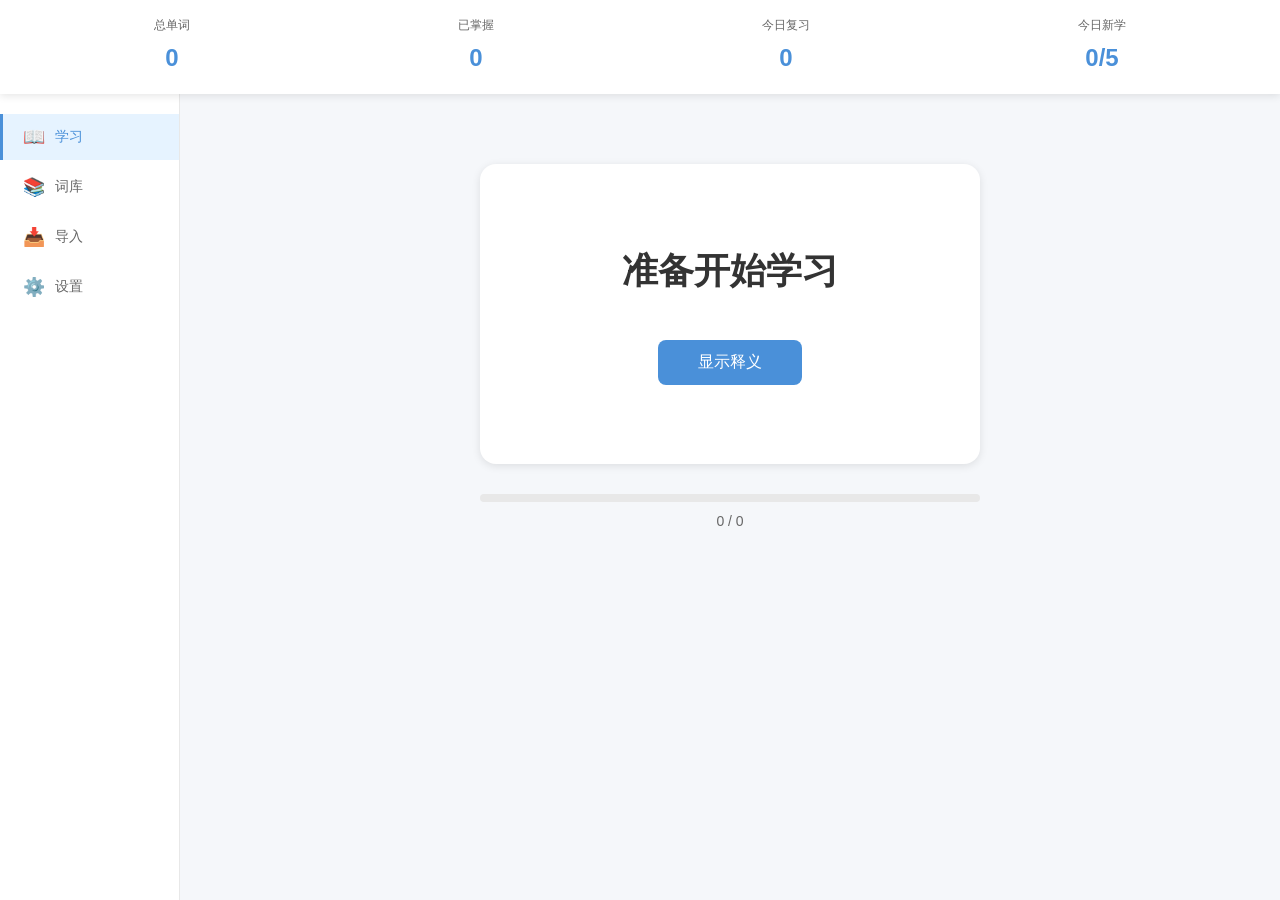
<file: word-learner/index.html>
<!DOCTYPE html>
<html lang="zh-CN">
<head>
    <meta charset="UTF-8">
    <meta name="viewport" content="width=device-width, initial-scale=1.0">
    <title>单词学习助手</title>
    <link rel="stylesheet" href="style.css">
</head>
<body>
    <div class="app-container">
        <!-- 顶部统计栏 -->
        <header class="stats-bar">
            <div class="stat-item">
                <span class="stat-label">总单词</span>
                <span class="stat-value" id="totalWords">0</span>
            </div>
            <div class="stat-item">
                <span class="stat-label">已掌握</span>
                <span class="stat-value" id="masteredWords">0</span>
            </div>
            <div class="stat-item">
                <span class="stat-label">今日复习</span>
                <span class="stat-value" id="todayReview">0</span>
            </div>
            <div class="stat-item">
                <span class="stat-label">今日新学</span>
                <span class="stat-value" id="todayNew">0</span>
            </div>
        </header>

        <div class="main-content">
            <!-- 侧边导航 -->
            <aside class="sidebar">
                <nav class="nav-menu">
                    <button class="nav-btn active" data-page="study">
                        <span class="nav-icon">📖</span>
                        <span>学习</span>
                    </button>
                    <button class="nav-btn" data-page="library">
                        <span class="nav-icon">📚</span>
                        <span>词库</span>
                    </button>
                    <button class="nav-btn" data-page="import">
                        <span class="nav-icon">📥</span>
                        <span>导入</span>
                    </button>
                    <button class="nav-btn" data-page="settings">
                        <span class="nav-icon">⚙️</span>
                        <span>设置</span>
                    </button>
                </nav>
            </aside>

            <!-- 主内容区 -->
            <main class="content">
                <!-- 学习页面 -->
                <div class="page active" id="page-study">
                    <div class="study-card" id="studyCard">
                        <div class="card-front">
                            <div class="word-text" id="currentWord">准备开始学习</div>
                            <div class="phonetic" id="currentPhonetic"></div>
                            <button class="btn-show-meaning" id="btnShowMeaning">显示释义</button>
                        </div>
                        <div class="card-back">
                            <div class="word-text" id="reviewWord"></div>
                            <div class="phonetic" id="reviewPhonetic"></div>
                            <div class="meaning" id="currentMeaning"></div>
                            <div class="example" id="currentExample"></div>
                            <div class="review-buttons">
                                <button class="btn-review btn-forgot" id="btnForgot">不认识</button>
                                <button class="btn-review btn-remembered" id="btnRemembered">认识</button>
                            </div>
                        </div>
                    </div>
                    <div class="study-progress">
                        <div class="progress-bar">
                            <div class="progress-fill" id="progressFill"></div>
                        </div>
                        <div class="progress-text" id="progressText">0 / 0</div>
                    </div>
                    <div class="study-empty" id="studyEmpty">
                        <p>🎉 今日学习任务已完成！</p>
                        <p class="sub-text">明天再来复习吧~</p>
                    </div>
                </div>

                <!-- 词库页面 -->
                <div class="page" id="page-library">
                    <div class="page-header">
                        <h2>我的词库</h2>
                        <button class="btn-add" id="btnAddWord">+ 添加单词</button>
                    </div>
                    <div class="word-list-header">
                        <input type="text" class="search-input" id="wordSearch" placeholder="搜索单词...">
                    </div>
                    <div class="word-list" id="wordList">
                        <!-- 单词列表 -->
                    </div>
                </div>

                <!-- 导入页面 -->
                <div class="page" id="page-import">
                    <div class="import-section">
                        <h2>导入词库</h2>
                        <p class="import-tip">支持 JSON 和 CSV 格式</p>

                        <div class="import-box">
                            <div class="format-selector">
                                <label>
                                    <input type="radio" name="format" value="json" checked> JSON
                                </label>
                                <label>
                                    <input type="radio" name="format" value="csv"> CSV
                                </label>
                            </div>

                            <textarea class="import-textarea" id="importText" placeholder="粘贴词库内容..."></textarea>

                            <div class="import-actions">
                                <button class="btn-primary" id="btnImport">导入词库</button>
                                <button class="btn-secondary" id="btnImportSample">导入示例</button>
                            </div>
                        </div>

                        <div class="format-help">
                            <h3>格式说明</h3>
                            <div class="format-example" id="formatExample">
                                <pre>{
  "words": [
    {"word": "hello", "meaning": "你好", "phonetic": "/həˈloʊ/", "example": "Hello, world!"},
    {"word": "computer", "meaning": "电脑", "phonetic": "/kəmˈpjuːtər/", "example": "I use a computer."}
  ]
}</pre>
                            </div>
                        </div>
                    </div>
                </div>

                <!-- 设置页面 -->
                <div class="page" id="page-settings">
                    <div class="settings-section">
                        <h2>设置</h2>

                        <div class="setting-item">
                            <label>每日新学单词数</label>
                            <input type="number" id="settingNewPerDay" value="5" min="1" max="50">
                        </div>

                        <div class="setting-item">
                            <label>复习间隔（天）</label>
                            <div class="interval-settings">
                                <input type="number" id="interval1" value="1" min="1">
                                <span>→</span>
                                <input type="number" id="interval2" value="3" min="1">
                                <span>→</span>
                                <input type="number" id="interval3" value="7" min="1">
                                <span>→</span>
                                <input type="number" id="interval4" value="14" min="1">
                                <span>→</span>
                                <input type="number" id="interval5" value="30" min="1">
                            </div>
                        </div>

                        <div class="setting-actions">
                            <button class="btn-primary" id="btnSaveSettings">保存设置</button>
                            <button class="btn-danger" id="btnResetData">重置所有数据</button>
                        </div>
                    </div>
                </div>
            </main>
        </div>
    </div>

    <!-- 添加/编辑单词弹窗 -->
    <div class="modal" id="wordModal">
        <div class="modal-content">
            <h3 id="modalTitle">添加单词</h3>
            <div class="form-group">
                <label>单词</label>
                <input type="text" id="inputWord" placeholder="单词">
            </div>
            <div class="form-group">
                <label>释义</label>
                <input type="text" id="inputMeaning" placeholder="释义">
            </div>
            <div class="form-group">
                <label>音标</label>
                <input type="text" id="inputPhonetic" placeholder="音标">
            </div>
            <div class="form-group">
                <label>例句</label>
                <input type="text" id="inputExample" placeholder="例句">
            </div>
            <div class="modal-actions">
                <button class="btn-secondary" id="btnCancelModal">取消</button>
                <button class="btn-primary" id="btnSaveWord">保存</button>
            </div>
        </div>
    </div>

    <script src="app.js"></script>
</body>
</html>
</file>
<file: word-learner/style.css>
/* 全局重置 */
* {
    margin: 0;
    padding: 0;
    box-sizing: border-box;
}

:root {
    --primary-color: #4a90d9;
    --primary-hover: #3a7bc8;
    --success-color: #52c41a;
    --danger-color: #ff4d4f;
    --warning-color: #faad14;
    --text-primary: #333;
    --text-secondary: #666;
    --bg-light: #f5f7fa;
    --bg-white: #fff;
    --border-color: #e8e8e8;
    --shadow: 0 2px 8px rgba(0,0,0,0.1);
    --shadow-hover: 0 4px 12px rgba(0,0,0,0.15);
}

body {
    font-family: -apple-system, BlinkMacSystemFont, 'Segoe UI', Roboto, 'Helvetica Neue', Arial, sans-serif;
    background: var(--bg-light);
    color: var(--text-primary);
    line-height: 1.6;
}

/* 应用容器 */
.app-container {
    display: flex;
    flex-direction: column;
    height: 100vh;
    overflow: hidden;
}

/* 顶部统计栏 */
.stats-bar {
    display: flex;
    justify-content: space-around;
    background: var(--bg-white);
    padding: 16px 20px;
    box-shadow: var(--shadow);
    z-index: 10;
}

.stat-item {
    display: flex;
    flex-direction: column;
    align-items: center;
}

.stat-label {
    font-size: 12px;
    color: var(--text-secondary);
    margin-bottom: 4px;
}

.stat-value {
    font-size: 24px;
    font-weight: 600;
    color: var(--primary-color);
}

/* 主内容区 */
.main-content {
    display: flex;
    flex: 1;
    overflow: hidden;
}

/* 侧边栏 */
.sidebar {
    width: 180px;
    background: var(--bg-white);
    border-right: 1px solid var(--border-color);
    padding: 20px 0;
}

.nav-menu {
    display: flex;
    flex-direction: column;
    gap: 4px;
}

.nav-btn {
    display: flex;
    align-items: center;
    gap: 10px;
    padding: 12px 20px;
    border: none;
    background: transparent;
    cursor: pointer;
    font-size: 14px;
    color: var(--text-secondary);
    transition: all 0.2s;
    text-align: left;
    border-left: 3px solid transparent;
}

.nav-btn:hover {
    background: var(--bg-light);
    color: var(--text-primary);
}

.nav-btn.active {
    background: #e6f3ff;
    color: var(--primary-color);
    border-left-color: var(--primary-color);
}

.nav-icon {
    font-size: 18px;
}

/* 主内容区 */
.content {
    flex: 1;
    padding: 30px;
    overflow-y: auto;
    background: var(--bg-light);
}

/* 页面 */
.page {
    display: none;
    max-width: 800px;
    margin: 0 auto;
}

.page.active {
    display: block;
}

/* 学习页面 */
#page-study {
    display: flex;
    flex-direction: column;
    align-items: center;
    padding-top: 40px;
}

.study-card {
    width: 100%;
    max-width: 500px;
    min-height: 300px;
    background: var(--bg-white);
    border-radius: 16px;
    box-shadow: var(--shadow);
    perspective: 1000px;
    margin-bottom: 30px;
}

.card-front, .card-back {
    position: absolute;
    width: 100%;
    padding: 40px;
    backface-visibility: hidden;
    transition: opacity 0.3s;
}

.card-front {
    display: flex;
    flex-direction: column;
    align-items: center;
    justify-content: center;
    height: 300px;
}

.card-back {
    display: none;
    flex-direction: column;
    align-items: center;
    height: 300px;
}

.card-front.show {
    display: none;
}

.card-back.show {
    display: flex;
}

.word-text {
    font-size: 36px;
    font-weight: 600;
    color: var(--text-primary);
    margin-bottom: 10px;
    text-align: center;
}

.phonetic {
    font-size: 18px;
    color: var(--text-secondary);
    margin-bottom: 30px;
}

.meaning {
    font-size: 20px;
    color: var(--primary-color);
    margin-bottom: 20px;
    text-align: center;
    padding: 20px;
    background: #f0f7ff;
    border-radius: 8px;
    width: 100%;
}

.example {
    font-size: 14px;
    color: var(--text-secondary);
    font-style: italic;
    margin-bottom: 30px;
    text-align: center;
}

.btn-show-meaning {
    padding: 12px 40px;
    font-size: 16px;
    background: var(--primary-color);
    color: white;
    border: none;
    border-radius: 8px;
    cursor: pointer;
    transition: all 0.2s;
}

.btn-show-meaning:hover {
    background: var(--primary-hover);
    transform: translateY(-2px);
}

.review-buttons {
    display: flex;
    gap: 20px;
    margin-top: auto;
}

.btn-review {
    padding: 12px 30px;
    font-size: 16px;
    border: none;
    border-radius: 8px;
    cursor: pointer;
    transition: all 0.2s;
}

.btn-forgot {
    background: var(--danger-color);
    color: white;
}

.btn-forgot:hover {
    background: #e64345;
    transform: translateY(-2px);
}

.btn-remembered {
    background: var(--success-color);
    color: white;
}

.btn-remembered:hover {
    background: #47a517;
    transform: translateY(-2px);
}

.study-progress {
    width: 100%;
    max-width: 500px;
    margin-bottom: 20px;
}

.progress-bar {
    height: 8px;
    background: var(--border-color);
    border-radius: 4px;
    overflow: hidden;
    margin-bottom: 8px;
}

.progress-fill {
    height: 100%;
    background: var(--primary-color);
    transition: width 0.3s;
    width: 0%;
}

.progress-text {
    text-align: center;
    color: var(--text-secondary);
    font-size: 14px;
}

.study-empty {
    display: none;
    text-align: center;
    padding: 60px 20px;
}

.study-empty.show {
    display: block;
}

.study-empty p {
    font-size: 20px;
    color: var(--text-primary);
    margin-bottom: 10px;
}

.study-empty .sub-text {
    font-size: 14px;
    color: var(--text-secondary);
}

/* 词库页面 */
.page-header {
    display: flex;
    justify-content: space-between;
    align-items: center;
    margin-bottom: 20px;
}

.page-header h2 {
    font-size: 24px;
    color: var(--text-primary);
}

.btn-add {
    padding: 10px 20px;
    background: var(--primary-color);
    color: white;
    border: none;
    border-radius: 8px;
    cursor: pointer;
    font-size: 14px;
    transition: all 0.2s;
}

.btn-add:hover {
    background: var(--primary-hover);
}

.word-list-header {
    margin-bottom: 20px;
}

.search-input {
    width: 100%;
    padding: 12px 16px;
    border: 1px solid var(--border-color);
    border-radius: 8px;
    font-size: 14px;
    outline: none;
    transition: border-color 0.2s;
}

.search-input:focus {
    border-color: var(--primary-color);
}

.word-list {
    display: flex;
    flex-direction: column;
    gap: 12px;
}

.word-item {
    display: flex;
    justify-content: space-between;
    align-items: center;
    padding: 16px 20px;
    background: var(--bg-white);
    border-radius: 10px;
    box-shadow: var(--shadow);
    transition: all 0.2s;
}

.word-item:hover {
    box-shadow: var(--shadow-hover);
    transform: translateY(-2px);
}

.word-info {
    flex: 1;
}

.word-info .word {
    font-size: 18px;
    font-weight: 600;
    color: var(--text-primary);
    margin-bottom: 4px;
}

.word-info .details {
    font-size: 14px;
    color: var(--text-secondary);
}

.word-info .meaning-text {
    color: var(--primary-color);
}

.word-actions {
    display: flex;
    gap: 8px;
}

.btn-icon {
    padding: 8px 12px;
    border: none;
    border-radius: 6px;
    cursor: pointer;
    font-size: 14px;
    transition: all 0.2s;
}

.btn-edit {
    background: var(--bg-light);
    color: var(--text-secondary);
}

.btn-edit:hover {
    background: #e6e6e6;
}

.btn-delete {
    background: #fff0f0;
    color: var(--danger-color);
}

.btn-delete:hover {
    background: #ffcccc;
}

.word-status {
    display: inline-block;
    padding: 4px 10px;
    border-radius: 12px;
    font-size: 12px;
    margin-left: 10px;
}

.status-new {
    background: #e6f7ff;
    color: var(--primary-color);
}

.status-learning {
    background: #fff7e6;
    color: var(--warning-color);
}

.status-mastered {
    background: #f6ffed;
    color: var(--success-color);
}

/* 导入页面 */
.import-section h2 {
    font-size: 24px;
    margin-bottom: 10px;
}

.import-tip {
    color: var(--text-secondary);
    margin-bottom: 20px;
}

.import-box {
    background: var(--bg-white);
    padding: 24px;
    border-radius: 12px;
    box-shadow: var(--shadow);
    margin-bottom: 24px;
}

.format-selector {
    display: flex;
    gap: 20px;
    margin-bottom: 16px;
}

.format-selector label {
    display: flex;
    align-items: center;
    gap: 8px;
    cursor: pointer;
    font-size: 14px;
}

.import-textarea {
    width: 100%;
    height: 200px;
    padding: 12px;
    border: 1px solid var(--border-color);
    border-radius: 8px;
    font-size: 14px;
    font-family: 'Monaco', 'Consolas', monospace;
    resize: vertical;
    outline: none;
}

.import-textarea:focus {
    border-color: var(--primary-color);
}

.import-actions {
    display: flex;
    gap: 12px;
    margin-top: 16px;
}

.btn-primary {
    padding: 10px 24px;
    background: var(--primary-color);
    color: white;
    border: none;
    border-radius: 8px;
    cursor: pointer;
    font-size: 14px;
    transition: all 0.2s;
}

.btn-primary:hover {
    background: var(--primary-hover);
}

.btn-secondary {
    padding: 10px 24px;
    background: var(--bg-light);
    color: var(--text-secondary);
    border: 1px solid var(--border-color);
    border-radius: 8px;
    cursor: pointer;
    font-size: 14px;
    transition: all 0.2s;
}

.btn-secondary:hover {
    background: #e6e6e6;
}

.format-help {
    background: var(--bg-white);
    padding: 24px;
    border-radius: 12px;
    box-shadow: var(--shadow);
}

.format-help h3 {
    font-size: 16px;
    margin-bottom: 12px;
    color: var(--text-primary);
}

.format-example pre {
    background: #1e1e1e;
    color: #d4d4d4;
    padding: 16px;
    border-radius: 8px;
    font-size: 13px;
    overflow-x: auto;
    white-space: pre-wrap;
}

/* 设置页面 */
.settings-section h2 {
    font-size: 24px;
    margin-bottom: 24px;
}

.setting-item {
    background: var(--bg-white);
    padding: 20px;
    border-radius: 12px;
    box-shadow: var(--shadow);
    margin-bottom: 16px;
}

.setting-item label {
    display: block;
    font-size: 14px;
    color: var(--text-secondary);
    margin-bottom: 10px;
}

.setting-item input[type="number"] {
    width: 80px;
    padding: 8px 12px;
    border: 1px solid var(--border-color);
    border-radius: 6px;
    font-size: 14px;
    outline: none;
}

.setting-item input[type="number"]:focus {
    border-color: var(--primary-color);
}

.interval-settings {
    display: flex;
    align-items: center;
    gap: 8px;
    flex-wrap: wrap;
}

.interval-settings input {
    width: 60px;
    text-align: center;
}

.interval-settings span {
    color: var(--text-secondary);
}

.setting-actions {
    display: flex;
    gap: 12px;
    margin-top: 24px;
}

.btn-danger {
    padding: 10px 24px;
    background: var(--danger-color);
    color: white;
    border: none;
    border-radius: 8px;
    cursor: pointer;
    font-size: 14px;
    transition: all 0.2s;
}

.btn-danger:hover {
    background: #e64345;
}

/* 弹窗 */
.modal {
    display: none;
    position: fixed;
    top: 0;
    left: 0;
    width: 100%;
    height: 100%;
    background: rgba(0,0,0,0.5);
    z-index: 1000;
    justify-content: center;
    align-items: center;
}

.modal.show {
    display: flex;
}

.modal-content {
    background: var(--bg-white);
    padding: 30px;
    border-radius: 16px;
    width: 90%;
    max-width: 400px;
    box-shadow: var(--shadow-hover);
}

.modal-content h3 {
    font-size: 20px;
    margin-bottom: 24px;
    text-align: center;
}

.form-group {
    margin-bottom: 16px;
}

.form-group label {
    display: block;
    font-size: 14px;
    color: var(--text-secondary);
    margin-bottom: 8px;
}

.form-group input {
    width: 100%;
    padding: 10px 14px;
    border: 1px solid var(--border-color);
    border-radius: 8px;
    font-size: 14px;
    outline: none;
}

.form-group input:focus {
    border-color: var(--primary-color);
}

.modal-actions {
    display: flex;
    gap: 12px;
    margin-top: 24px;
}

.modal-actions .btn-primary,
.modal-actions .btn-secondary {
    flex: 1;
}

/* 响应式 */
@media (max-width: 768px) {
    .sidebar {
        width: 60px;
    }

    .nav-btn span:not(.nav-icon) {
        display: none;
    }

    .nav-btn {
        justify-content: center;
        padding: 12px;
    }

    .stats-bar {
        flex-wrap: wrap;
        gap: 10px;
    }

    .stat-item {
        flex: 1;
        min-width: 70px;
    }
}
</file>
